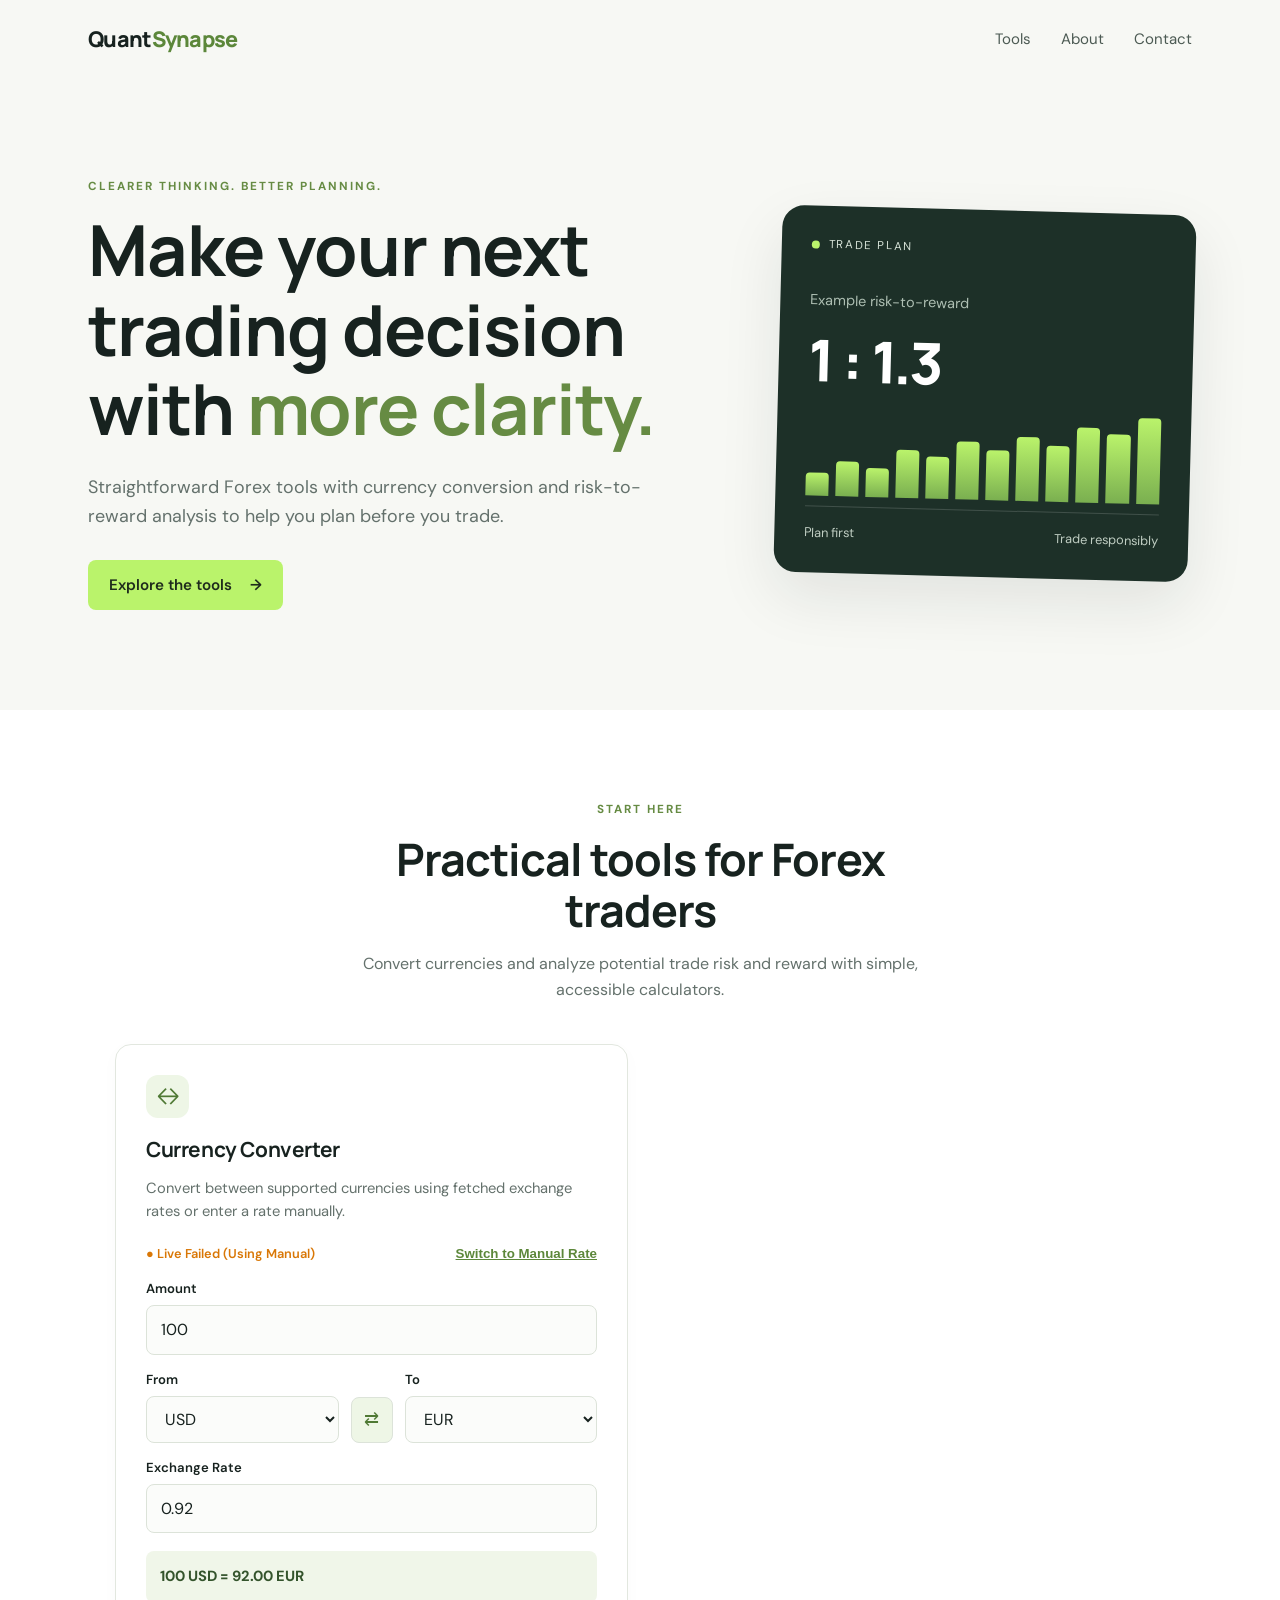
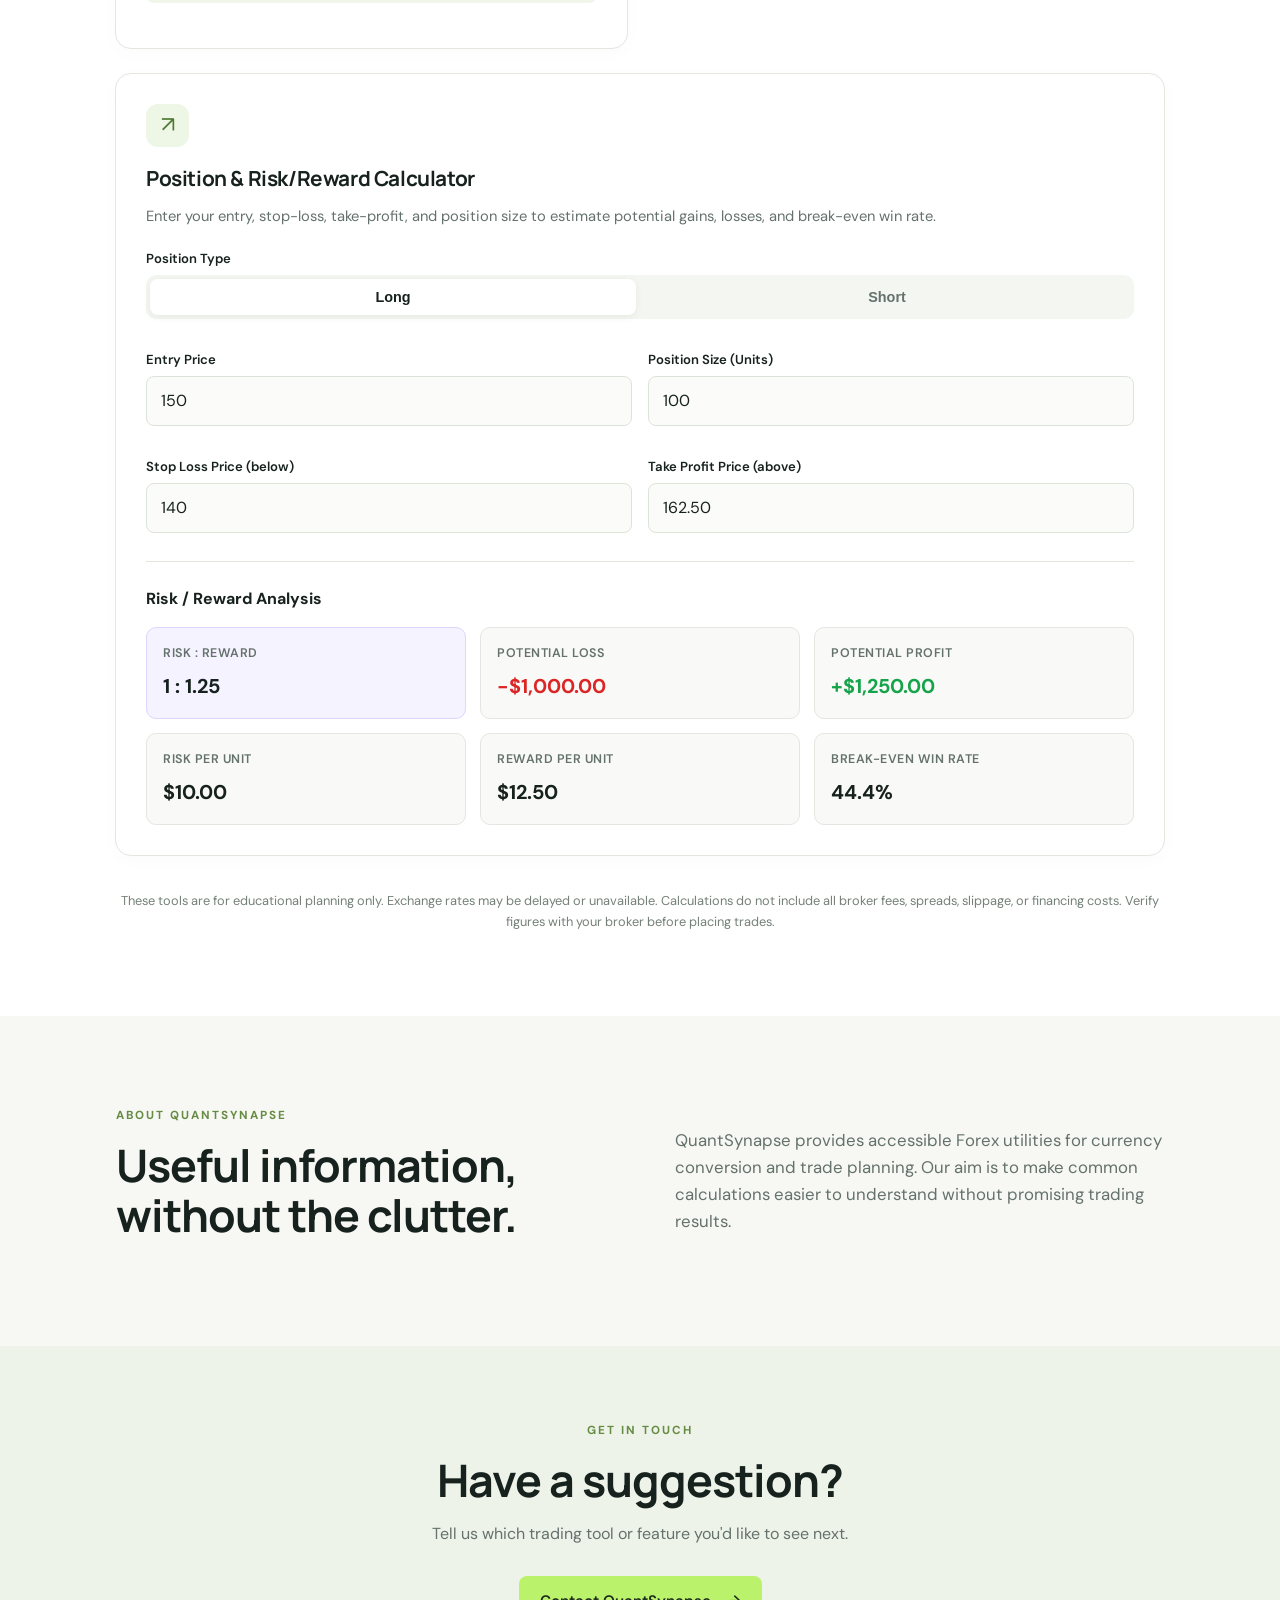
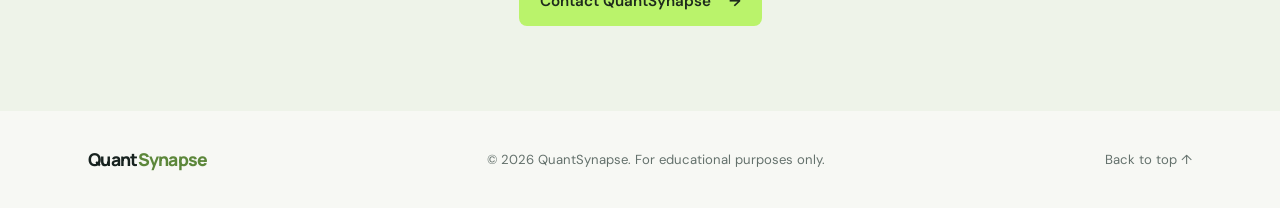
<file: index.html>
<!DOCTYPE html>
<html lang="en">
<head>
  <!-- Google Analytics 4 -->
  <script async src="https://www.googletagmanager.com/gtag/js?id=G-D6896KWRYB"></script>
  <script>
    window.dataLayer = window.dataLayer || [];
    function gtag(){dataLayer.push(arguments);}
    gtag('js', new Date());
    gtag('config', 'G-D6896KWRYB');
  </script>

  <meta charset="UTF-8">
  <meta name="viewport" content="width=device-width, initial-scale=1.0">
  <meta name="description" content="Free Forex trading tools: currency converter, position size calculator, and risk-to-reward analysis for smarter trade planning.">
  <meta name="theme-color" content="#f5f7fa">
  <meta name="robots" content="index, follow">

  <title>QuantSynapse | Smarter Forex Tools</title>

  <link rel="canonical" href="https://quantsynapse.com/">
  <link rel="stylesheet" href="styles.css">
</head>

<body>
  <header class="site-header">
    <a class="logo" href="#home">Quant<span>Synapse</span></a>

    <nav aria-label="Main navigation">
      <a href="#tools">Tools</a>
      <a href="#about">About</a>
      <a href="#contact">Contact</a>
    </nav>
  </header>

  <main>
    <section class="hero" id="home">
      <div class="hero-content">
        <p class="eyebrow">CLEARER THINKING. BETTER PLANNING.</p>

        <h1>Make your next trading decision with <span>more clarity.</span></h1>

        <p class="intro">
          Straightforward Forex tools with currency conversion and risk-to-reward
          analysis to help you plan before you trade.
        </p>

        <a class="primary-button" href="#tools">
          Explore the tools <span aria-hidden="true">→</span>
        </a>
      </div>

      <div class="hero-card" aria-label="Illustrative trading risk summary">
        <div class="card-top">
          <span class="status-dot"></span>
          TRADE PLAN
        </div>

        <p class="muted">Example risk-to-reward</p>
        <div class="big-number">1 : 1.3</div>

        <div class="mini-chart" aria-hidden="true">
          <span></span><span></span><span></span><span></span>
          <span></span><span></span><span></span><span></span>
          <span></span><span></span><span></span><span></span>
        </div>

        <div class="card-bottom">
          <span>Plan first</span>
          <span>Trade responsibly</span>
        </div>
      </div>
    </section>

    <section class="tools-section" id="tools">
      <div class="section-heading">
        <p class="eyebrow">START HERE</p>
        <h2>Practical tools for Forex traders</h2>
        <p>
          Convert currencies and analyze potential trade risk and reward
          with simple, accessible calculators.
        </p>
      </div>

      <div class="tool-grid-stacked">

        <!-- Currency Converter -->
        <article class="tool-card">
          <div class="tool-icon" aria-hidden="true">↔</div>

          <h3>Currency Converter</h3>
          <p>
            Convert between supported currencies using fetched exchange rates
            or enter a rate manually.
          </p>

          <div class="mode-toggle-row">
            <span id="rate-status" class="rate-status-badge live">
              Rate status pending
            </span>

            <button type="button" id="toggle-manual-rate" class="text-btn">
              Switch to Manual Rate
            </button>
          </div>

          <form id="converter-form" onsubmit="return false;">
            <label for="amount">Amount</label>
            <input
              id="amount"
              name="amount"
              type="number"
              min="0"
              step="any"
              value="100"
              required
            >

            <div class="field-row currency-row">
              <div>
                <label for="from-currency">From</label>
                <select id="from-currency" name="from-currency">
                  <option value="USD">USD</option>
                  <option value="EUR">EUR</option>
                  <option value="GBP">GBP</option>
                  <option value="INR">INR</option>
                  <option value="JPY">JPY</option>
                </select>
              </div>

              <button
                type="button"
                id="swap-currencies"
                class="swap-btn"
                title="Swap currencies"
                aria-label="Swap currencies"
              >⇄</button>

              <div>
                <label for="to-currency">To</label>
                <select id="to-currency" name="to-currency">
                  <option value="EUR" selected>EUR</option>
                  <option value="USD">USD</option>
                  <option value="GBP">GBP</option>
                  <option value="INR">INR</option>
                  <option value="JPY">JPY</option>
                </select>
              </div>
            </div>

            <label for="rate">Exchange Rate</label>
            <input
              id="rate"
              name="rate"
              type="number"
              min="0"
              step="any"
              value="0.92"
              required
            >

            <p class="result" id="converter-result" aria-live="polite">
              Loading exchange rate...
            </p>
          </form>
        </article>

        <!-- Position and Risk/Reward Calculator -->
        <article class="tool-card tool-card-wide">
          <div class="tool-icon" aria-hidden="true">↗</div>

          <h3>Position &amp; Risk/Reward Calculator</h3>

          <p>
            Enter your entry, stop-loss, take-profit, and position size
            to estimate potential gains, losses, and break-even win rate.
          </p>

          <form id="rr-form" onsubmit="return false;">

            <label>Position Type</label>

            <div class="position-tabs">
              <button
                type="button"
                class="tab-btn active"
                data-type="long"
                aria-pressed="true"
              >Long</button>

              <button
                type="button"
                class="tab-btn"
                data-type="short"
                aria-pressed="false"
              >Short</button>
            </div>

            <div class="form-grid-2">
              <div>
                <label for="entry-price">Entry Price</label>
                <input
                  id="entry-price"
                  name="entry-price"
                  type="number"
                  min="0"
                  step="any"
                  value="150"
                  required
                >
              </div>

              <div>
                <label for="position-units">Position Size (Units)</label>
                <input
                  id="position-units"
                  name="position-units"
                  type="number"
                  min="1"
                  step="any"
                  value="100"
                  required
                >
              </div>

              <div>
                <label id="sl-label" for="stop-loss">
                  Stop Loss Price (below)
                </label>
                <input
                  id="stop-loss"
                  name="stop-loss"
                  type="number"
                  min="0"
                  step="any"
                  value="140"
                  required
                >
              </div>

              <div>
                <label id="tp-label" for="take-profit">
                  Take Profit Price (above)
                </label>
                <input
                  id="take-profit"
                  name="take-profit"
                  type="number"
                  min="0"
                  step="any"
                  value="162.50"
                  required
                >
              </div>
            </div>

            <div class="analysis-section">
              <h4>Risk / Reward Analysis</h4>

              <div class="analysis-grid">
                <div class="metric-card highlight">
                  <span class="metric-title">Risk : Reward</span>
                  <strong id="res-ratio" class="metric-value">1 : 1.25</strong>
                </div>

                <div class="metric-card">
                  <span class="metric-title">Potential Loss</span>
                  <strong id="res-loss" class="metric-value loss">-$1,000.00</strong>
                </div>

                <div class="metric-card">
                  <span class="metric-title">Potential Profit</span>
                  <strong id="res-profit" class="metric-value profit">+$1,250.00</strong>
                </div>

                <div class="metric-card">
                  <span class="metric-title">Risk Per Unit</span>
                  <strong id="res-risk-unit" class="metric-value">$10.00</strong>
                </div>

                <div class="metric-card">
                  <span class="metric-title">Reward Per Unit</span>
                  <strong id="res-reward-unit" class="metric-value">$12.50</strong>
                </div>

                <div class="metric-card">
                  <span class="metric-title">Break-Even Win Rate</span>
                  <strong id="res-breakeven" class="metric-value">44.4%</strong>
                </div>
              </div>
            </div>
          </form>
        </article>
      </div>

      <p class="disclaimer">
        These tools are for educational planning only. Exchange rates may be
        delayed or unavailable. Calculations do not include all broker fees,
        spreads, slippage, or financing costs. Verify figures with your broker
        before placing trades.
      </p>
    </section>

    <section class="about-section" id="about">
      <div>
        <p class="eyebrow">ABOUT QUANTSYNAPSE</p>
        <h2>Useful information, without the clutter.</h2>
      </div>

      <p>
        QuantSynapse provides accessible Forex utilities for currency
        conversion and trade planning. Our aim is to make common calculations
        easier to understand without promising trading results.
      </p>
    </section>

    <section class="contact-section" id="contact">
      <p class="eyebrow">GET IN TOUCH</p>
      <h2>Have a suggestion?</h2>

      <p>
        Tell us which trading tool or feature you'd like to see next.
      </p>

      <!-- Replace this address with your real support email before launch. -->
      <a class="primary-button" href="mailto:support@quantsynapse.com">
        Contact QuantSynapse <span aria-hidden="true">→</span>
      </a>
    </section>
  </main>

  <footer>
    <a class="logo" href="#home">Quant<span>Synapse</span></a>

    <p>
      © <span id="year"></span> QuantSynapse. For educational purposes only.
    </p>

    <a href="#home">Back to top ↑</a>
  </footer>

  <script src="app.js"></script>
</body>
</html>
</file>
<file: styles.css>
@import url('https://fonts.googleapis.com/css2?family=DM+Sans:wght@400;500;600;700&family=Manrope:wght@400;500;600;700;800&display=swap');

:root{--ink:#17221f;--muted:#64716c;--green:#baf36b;--green-dark:#284a2f;--paper:#f7f8f4;--line:#e2e7df;--white:#fff;--purple-accent:#7c3aed;--purple-light:#f5f3ff}
*{box-sizing:border-box}
html{scroll-behavior:smooth}
body{margin:0;background:var(--paper);color:var(--ink);font-family:'DM Sans',sans-serif;line-height:1.6;overflow-x:hidden}
a{color:inherit;text-decoration:none}
.site-header{max-width:1160px;margin:auto;padding:22px 28px;display:flex;align-items:center;justify-content:space-between}
.logo{font-family:Manrope,sans-serif;font-weight:800;font-size:1.35rem;letter-spacing:-.7px}
.logo span{color:#5c873a}
nav{display:flex;gap:30px;color:#4c5a53;font-size:.94rem}
nav a:hover,footer a:hover{color:#5c873a}
.hero{max-width:1160px;margin:22px auto 0;padding:76px 28px 100px;display:grid;grid-template-columns:1.2fr .8fr;gap:70px;align-items:center}
.eyebrow{font-size:.73rem;letter-spacing:2px;font-weight:700;color:#668b43;margin:0 0 15px}
h1,h2,h3{font-family:Manrope,sans-serif;line-height:1.13;letter-spacing:-1px}
h1{font-size:clamp(2.8rem,5.5vw,4.6rem);max-width:690px;margin:0 0 24px}
h1 span{color:#668b43}
.intro{max-width:570px;font-size:1.12rem;color:var(--muted);margin:0 0 30px}
.primary-button{display:inline-flex;align-items:center;justify-content:center;gap:18px;border:0;cursor:pointer;font:600 .95rem 'DM Sans',sans-serif;background:var(--green);padding:15px 21px;border-radius:8px;color:#1e2b1c}
.primary-button:hover{background:#a9e65a}
.hero-card{background:#1d3028;color:#fff;border-radius:22px;padding:30px;box-shadow:0 24px 60px #17221f18;transform:rotate(1.5deg)}
.card-top{display:flex;align-items:center;gap:9px;font-size:.72rem;letter-spacing:1.6px;color:#d6e2d7}
.status-dot{width:8px;height:8px;border-radius:50%;background:var(--green)}
.muted{color:#aebfb3;margin:35px 0 2px;font-size:.9rem}
.big-number{font-family:Manrope,sans-serif;font-size:3.6rem;font-weight:800;letter-spacing:-2px}
.mini-chart{height:100px;display:flex;align-items:end;gap:7px;border-bottom:1px solid #ffffff28;padding:0 0 10px}
.mini-chart span{flex:1;background:linear-gradient(180deg,#baf36b,#7aaf50);border-radius:4px 4px 0 0}
.mini-chart span:nth-child(1){height:25%}.mini-chart span:nth-child(2){height:39%}.mini-chart span:nth-child(3){height:32%}.mini-chart span:nth-child(4){height:53%}.mini-chart span:nth-child(5){height:47%}.mini-chart span:nth-child(6){height:65%}.mini-chart span:nth-child(7){height:56%}.mini-chart span:nth-child(8){height:72%}.mini-chart span:nth-child(9){height:63%}.mini-chart span:nth-child(10){height:84%}.mini-chart span:nth-child(11){height:77%}.mini-chart span:nth-child(12){height:96%}
.card-bottom{display:flex;justify-content:space-between;color:#c0cec3;font-size:.8rem;padding-top:16px}

.tools-section{background:#fff;padding:90px 28px 84px}
.section-heading{text-align:center;max-width:620px;margin:0 auto 42px}
h2{font-size:clamp(2rem,3.5vw,3rem);margin:0 0 15px}
.section-heading>p:last-child,.contact-section>p:not(.eyebrow){color:var(--muted)}

.tool-grid-stacked{max-width:1050px;margin:auto;display:grid;grid-template-columns:1fr 1fr;gap:24px}
.tool-card{border:1px solid var(--line);border-radius:16px;padding:30px;background:#fff;min-width:0;box-shadow:0 4px 20px rgba(0,0,0,0.02)}
.tool-card-wide{grid-column:1/-1}
.tool-icon{display:grid;place-items:center;width:43px;height:43px;border-radius:12px;background:#eef6e6;color:#4f7934;font-size:1.4rem}
.tool-card h3{font-size:1.3rem;margin:20px 0 8px;letter-spacing:-.4px}
.tool-card>p{color:var(--muted);font-size:.92rem;margin-bottom:20px}

/* Converter specific controls */
.mode-toggle-row{display:flex;justify-content:space-between;align-items:center;margin-bottom:12px;font-size:.8rem}
.rate-status-badge{font-weight:600;color:#2e7d32}
.rate-status-badge.manual{color:#d97706}
.text-btn{background:none;border:none;color:#5c873a;font-weight:600;cursor:pointer;padding:0;text-decoration:underline}
.text-btn:hover{color:#284a2f}

form{margin-top:10px}
label{display:block;font-size:.82rem;font-weight:600;margin:14px 0 6px;color:var(--ink)}
input,select{width:100%;padding:11px 14px;border:1px solid #dce3d9;border-radius:8px;background:#fbfcfa;color:var(--ink);font:inherit}
input:focus,select:focus{outline:2px solid #baf36b;outline-offset:1px}
.field-row{display:grid;grid-template-columns:1fr 1fr;gap:12px}
.currency-row{grid-template-columns:1fr auto 1fr;align-items:end}
.swap-btn{background:#eef6e6;border:1px solid #dce3d9;color:#4f7934;font-size:1.1rem;height:46px;width:42px;border-radius:8px;cursor:pointer;display:grid;place-items:center;transition:background .2s}
.swap-btn:hover{background:#dbeccd}
.result{background:#f0f6e9;border-radius:8px;padding:14px;font-weight:700;font-size:.92rem;color:#34542c;margin-top:18px}

/* Position & Risk/Reward Style */
.position-tabs{display:grid;grid-template-columns:1fr 1fr;gap:8px;background:#f4f6f2;padding:4px;border-radius:10px;margin-bottom:16px}
.tab-btn{background:transparent;border:none;padding:10px;font-weight:600;font-size:.9rem;border-radius:8px;cursor:pointer;color:var(--muted);transition:all .2s}
.tab-btn.active{background:#fff;color:var(--ink);box-shadow:0 2px 8px rgba(0,0,0,0.06)}

.form-grid-2{display:grid;grid-template-columns:1fr 1fr;gap:16px}

.analysis-section{margin-top:28px;border-top:1px solid var(--line);padding-top:24px}
.analysis-section h4{margin:0 0 16px;font-size:1rem;color:var(--ink)}
.analysis-grid{display:grid;grid-template-columns:repeat(3,1fr);gap:14px}
.metric-card{background:#f9faf8;border:1px solid var(--line);border-radius:10px;padding:16px;display:flex;flex-direction:column;gap:6px}
.metric-card.highlight{background:var(--purple-light);border-color:#ddd6fe}
.metric-title{font-size:.78rem;color:var(--muted);font-weight:600;text-transform:uppercase;letter-spacing:.5px}
.metric-value{font-size:1.25rem;font-weight:700;color:var(--ink)}
.metric-value.loss{color:#dc2626}
.metric-value.profit{color:#16a34a}

.disclaimer{max-width:1050px;margin:35px auto 0;color:#748078;font-size:.8rem;text-align:center}
.about-section{max-width:1104px;margin:auto;padding:90px 28px;display:grid;grid-template-columns:1fr 1fr;gap:70px;align-items:center}
.about-section>p{color:var(--muted);font-size:1.05rem}
.contact-section{text-align:center;padding:75px 25px 85px;background:#eef3e9}
.contact-section h2{margin-bottom:10px}
.contact-section .primary-button{margin-top:13px}
.small-note{font-size:.75rem;color:#748078;margin-top:18px}
footer{max-width:1160px;margin:auto;padding:25px 28px;display:flex;align-items:center;justify-content:space-between;gap:20px;font-size:.82rem;color:var(--muted)}
footer .logo{color:var(--ink);font-size:1.1rem}

@media(max-width:850px){
  .hero{gap:38px;padding-top:55px;grid-template-columns:1fr .8fr}
  .tool-grid-stacked{grid-template-columns:1fr}
  .analysis-grid{grid-template-columns:1fr 1fr}
}
@media(max-width:620px){
  .site-header{padding:18px 20px}
  .hero{grid-template-columns:1fr;padding:45px 20px 65px;gap:38px}
  h1{font-size:2.75rem}
  .hero-card{max-width:440px;width:100%;margin:auto}
  .tools-section{padding:65px 20px}
  .form-grid-2,.analysis-grid{grid-template-columns:1fr}
  .about-section{grid-template-columns:1fr;padding:65px 20px}
  .contact-section{padding:60px 20px}
  footer{padding:24px 20px;flex-wrap:wrap}
  footer p{order:3;width:100%;margin:0}
}
</file>
